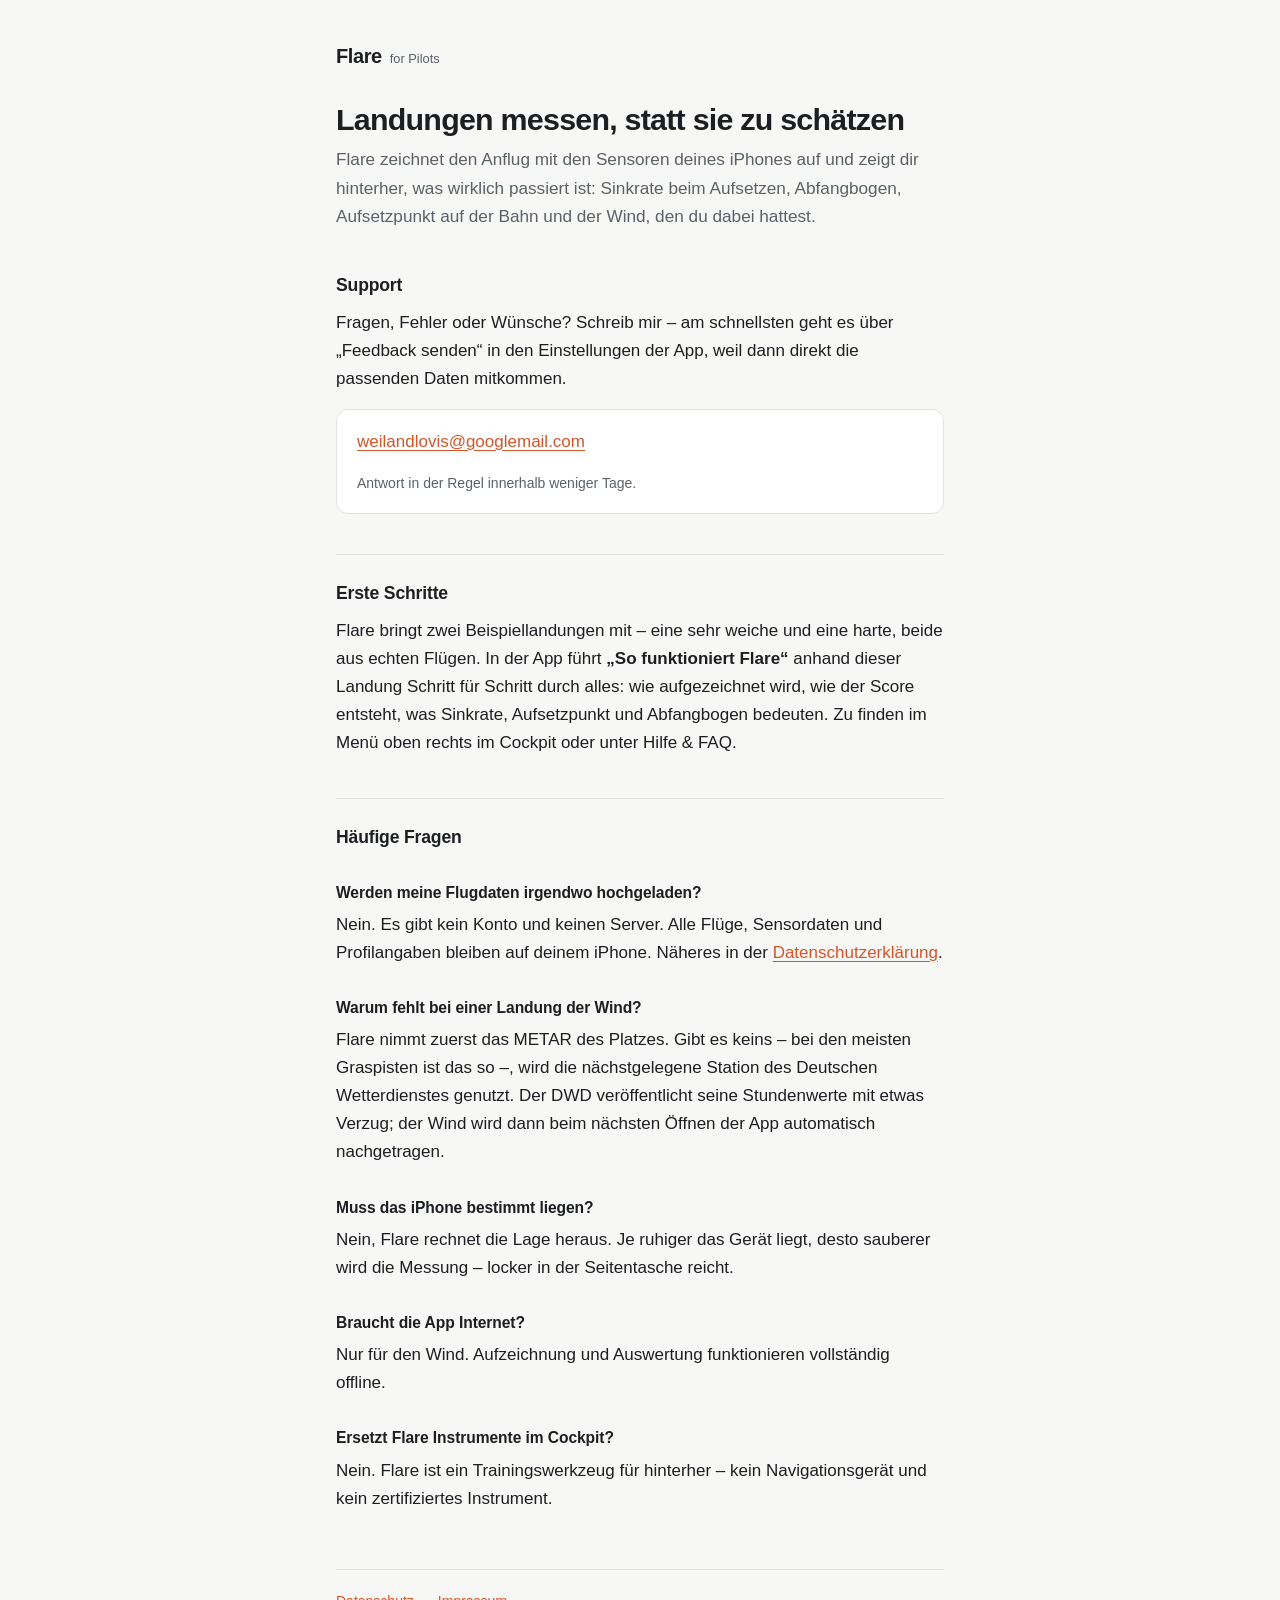
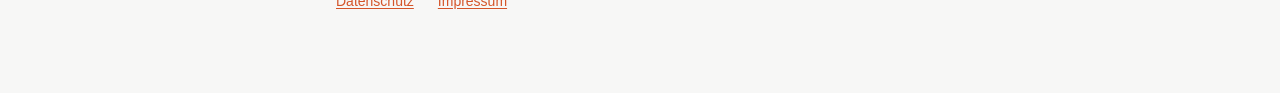
<file: index.html>
<!doctype html>
<html lang="de">
<head>
<meta charset="utf-8">
<meta name="viewport" content="width=device-width, initial-scale=1">
<title>Flare for Pilots – Support</title>
<link rel="stylesheet" href="style.css">
</head>
<body>
<main>

<header class="masthead">
  <a class="wordmark" href="index.html"><strong>Flare</strong> <span>for Pilots</span></a>
  <h1>Landungen messen, statt sie zu schätzen</h1>
  <p class="lede">Flare zeichnet den Anflug mit den Sensoren deines iPhones auf und zeigt
  dir hinterher, was wirklich passiert ist: Sinkrate beim Aufsetzen, Abfangbogen,
  Aufsetzpunkt auf der Bahn und der Wind, den du dabei hattest.</p>
</header>

<h2>Support</h2>
<p>Fragen, Fehler oder Wünsche? Schreib mir – am schnellsten geht es über
„Feedback senden“ in den Einstellungen der App, weil dann direkt die passenden Daten
mitkommen.</p>
<div class="card">
  <p><a href="mailto:weilandlovis@googlemail.com">weilandlovis@googlemail.com</a></p>
  <p class="meta">Antwort in der Regel innerhalb weniger Tage.</p>
</div>

<h2>Erste Schritte</h2>
<p>Flare bringt zwei Beispiellandungen mit – eine sehr weiche und eine harte, beide aus
echten Flügen. In der App führt <strong>„So funktioniert Flare“</strong> anhand dieser
Landung Schritt für Schritt durch alles: wie aufgezeichnet wird, wie der Score entsteht,
was Sinkrate, Aufsetzpunkt und Abfangbogen bedeuten. Zu finden im Menü oben rechts im
Cockpit oder unter Hilfe&nbsp;&amp;&nbsp;FAQ.</p>

<h2>Häufige Fragen</h2>

<h3>Werden meine Flugdaten irgendwo hochgeladen?</h3>
<p>Nein. Es gibt kein Konto und keinen Server. Alle Flüge, Sensordaten und Profilangaben
bleiben auf deinem iPhone. Näheres in der
<a href="datenschutz.html">Datenschutzerklärung</a>.</p>

<h3>Warum fehlt bei einer Landung der Wind?</h3>
<p>Flare nimmt zuerst das METAR des Platzes. Gibt es keins – bei den meisten Graspisten ist
das so –, wird die nächstgelegene Station des Deutschen Wetterdienstes genutzt. Der DWD
veröffentlicht seine Stundenwerte mit etwas Verzug; der Wind wird dann beim nächsten
Öffnen der App automatisch nachgetragen.</p>

<h3>Muss das iPhone bestimmt liegen?</h3>
<p>Nein, Flare rechnet die Lage heraus. Je ruhiger das Gerät liegt, desto sauberer wird die
Messung – locker in der Seitentasche reicht.</p>

<h3>Braucht die App Internet?</h3>
<p>Nur für den Wind. Aufzeichnung und Auswertung funktionieren vollständig offline.</p>

<h3>Ersetzt Flare Instrumente im Cockpit?</h3>
<p>Nein. Flare ist ein Trainingswerkzeug für hinterher – kein Navigationsgerät und kein
zertifiziertes Instrument.</p>

<footer>
  <a href="datenschutz.html">Datenschutz</a>
  <a href="impressum.html">Impressum</a>
</footer>

</main>
</body>
</html>
</file>
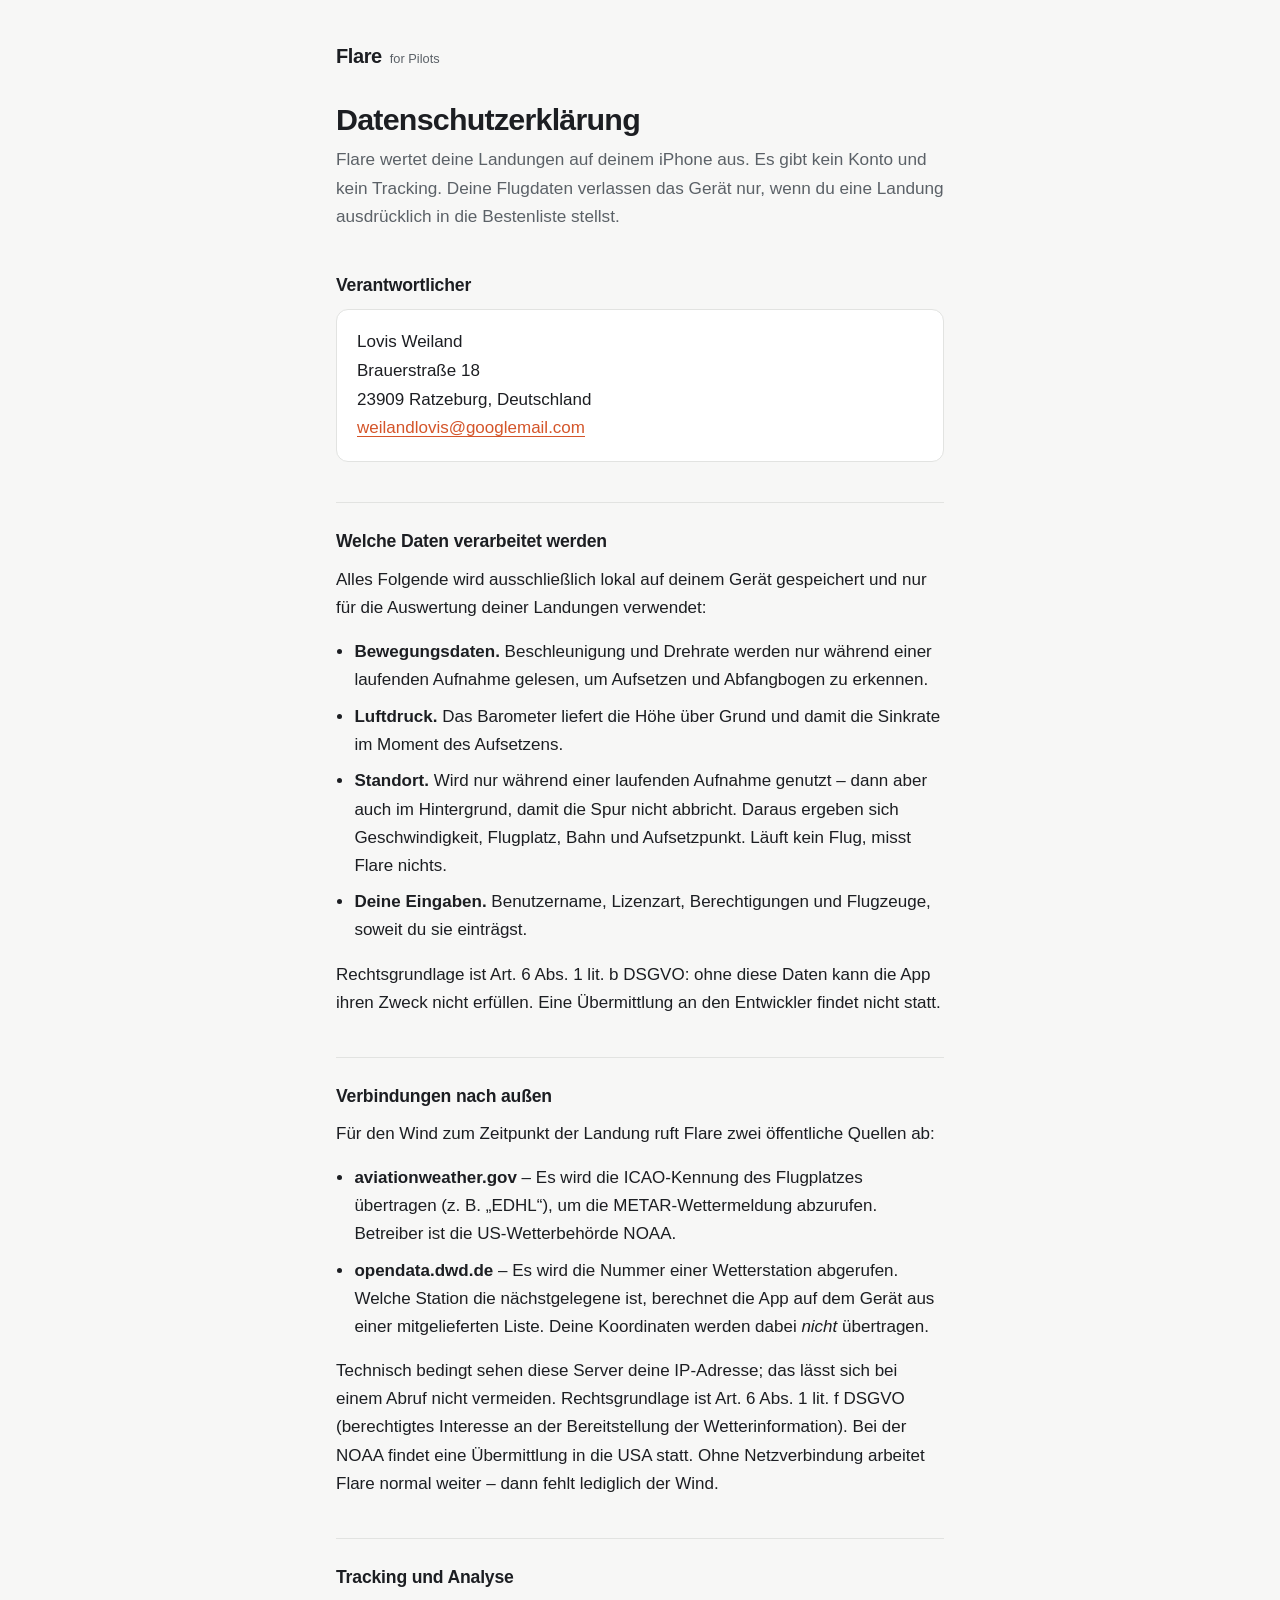
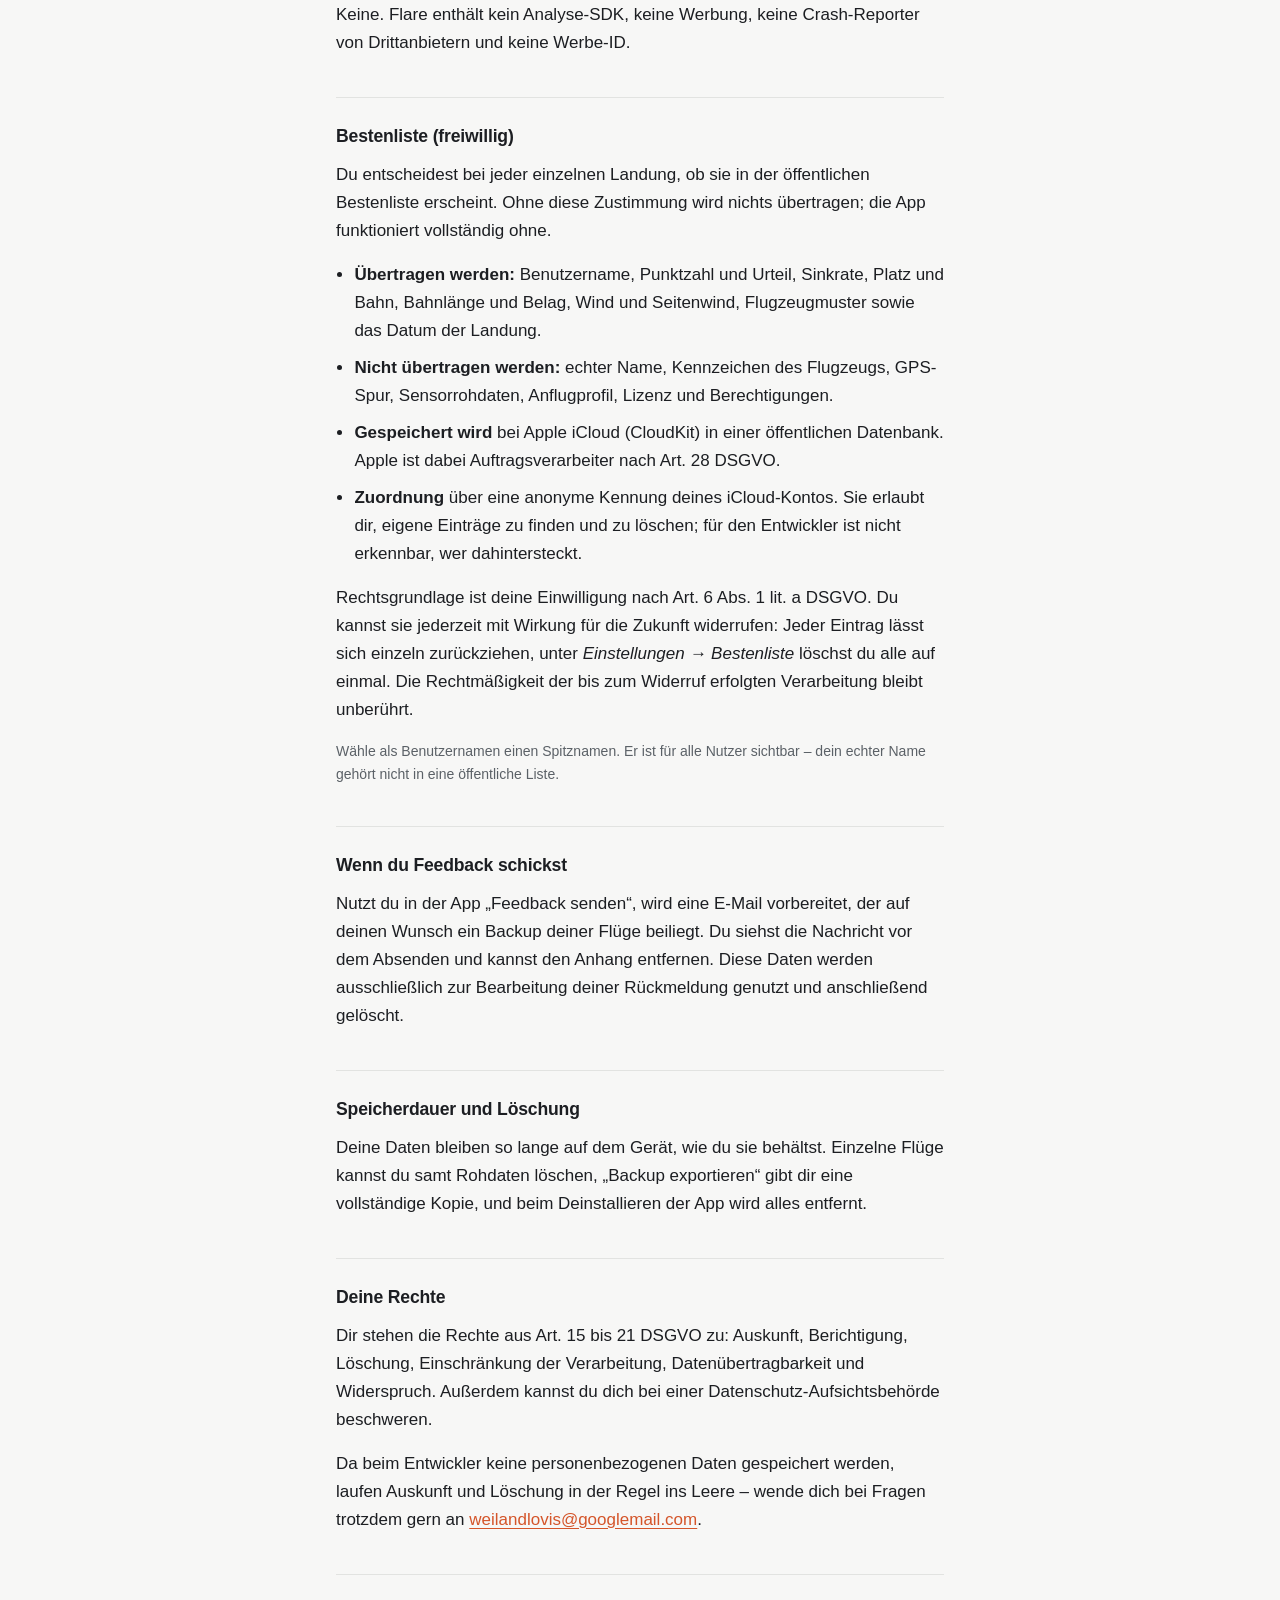
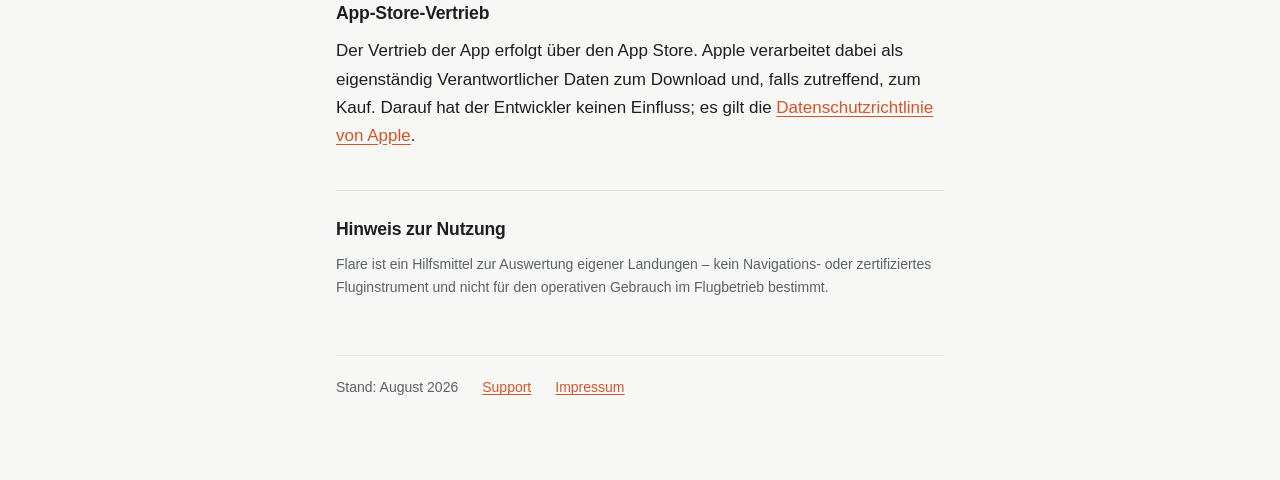
<file: datenschutz.html>
<!doctype html>
<html lang="de">
<head>
<meta charset="utf-8">
<meta name="viewport" content="width=device-width, initial-scale=1">
<title>Datenschutzerklärung – Flare for Pilots</title>
<link rel="stylesheet" href="style.css">
</head>
<body>
<main>

<header class="masthead">
  <a class="wordmark" href="index.html"><strong>Flare</strong> <span>for Pilots</span></a>
  <h1>Datenschutzerklärung</h1>
  <p class="lede">Flare wertet deine Landungen auf deinem iPhone aus. Es gibt kein Konto und
  kein Tracking. Deine Flugdaten verlassen das Gerät nur, wenn du eine Landung ausdrücklich
  in die Bestenliste stellst.</p>
</header>

<h2>Verantwortlicher</h2>
<div class="card">
  <address class="addr">
    Lovis Weiland<br>
    Brauerstraße 18<br>
    23909 Ratzeburg, Deutschland<br>
    <a href="mailto:weilandlovis@googlemail.com">weilandlovis@googlemail.com</a>
  </address>
</div>

<h2>Welche Daten verarbeitet werden</h2>
<p>Alles Folgende wird ausschließlich lokal auf deinem Gerät gespeichert und nur für die
Auswertung deiner Landungen verwendet:</p>
<ul>
  <li><strong>Bewegungsdaten.</strong> Beschleunigung und Drehrate werden nur während einer
  laufenden Aufnahme gelesen, um Aufsetzen und Abfangbogen zu erkennen.</li>
  <li><strong>Luftdruck.</strong> Das Barometer liefert die Höhe über Grund und damit die
  Sinkrate im Moment des Aufsetzens.</li>
  <li><strong>Standort.</strong> Wird nur während einer laufenden Aufnahme genutzt – dann
  aber auch im Hintergrund, damit die Spur nicht abbricht. Daraus ergeben sich
  Geschwindigkeit, Flugplatz, Bahn und Aufsetzpunkt. Läuft kein Flug, misst Flare nichts.</li>
  <li><strong>Deine Eingaben.</strong> Benutzername, Lizenzart, Berechtigungen und Flugzeuge,
  soweit du sie einträgst.</li>
</ul>
<p>Rechtsgrundlage ist Art. 6 Abs. 1 lit. b DSGVO: ohne diese Daten kann die App ihren
Zweck nicht erfüllen. Eine Übermittlung an den Entwickler findet nicht statt.</p>

<h2>Verbindungen nach außen</h2>
<p>Für den Wind zum Zeitpunkt der Landung ruft Flare zwei öffentliche Quellen ab:</p>
<ul>
  <li><strong>aviationweather.gov</strong> – Es wird die ICAO-Kennung des Flugplatzes
  übertragen (z.&nbsp;B. „EDHL“), um die METAR-Wettermeldung abzurufen. Betreiber ist die
  US-Wetterbehörde NOAA.</li>
  <li><strong>opendata.dwd.de</strong> – Es wird die Nummer einer Wetterstation abgerufen.
  Welche Station die nächstgelegene ist, berechnet die App auf dem Gerät aus einer
  mitgelieferten Liste. Deine Koordinaten werden dabei <em>nicht</em> übertragen.</li>
</ul>
<p>Technisch bedingt sehen diese Server deine IP-Adresse; das lässt sich bei einem Abruf
nicht vermeiden. Rechtsgrundlage ist Art. 6 Abs. 1 lit. f DSGVO (berechtigtes Interesse an
der Bereitstellung der Wetterinformation). Bei der NOAA findet eine Übermittlung in die USA
statt. Ohne Netzverbindung arbeitet Flare normal weiter – dann fehlt lediglich der Wind.</p>

<h2>Tracking und Analyse</h2>
<p>Keine. Flare enthält kein Analyse-SDK, keine Werbung, keine Crash-Reporter von
Drittanbietern und keine Werbe-ID.</p>

<h2>Bestenliste (freiwillig)</h2>
<p>Du entscheidest bei jeder einzelnen Landung, ob sie in der öffentlichen Bestenliste
erscheint. Ohne diese Zustimmung wird nichts übertragen; die App funktioniert vollständig
ohne.</p>
<ul>
  <li><strong>Übertragen werden:</strong> Benutzername, Punktzahl und Urteil, Sinkrate,
  Platz und Bahn, Bahnlänge und Belag, Wind und Seitenwind, Flugzeugmuster sowie das Datum
  der Landung.</li>
  <li><strong>Nicht übertragen werden:</strong> echter Name, Kennzeichen des Flugzeugs,
  GPS-Spur, Sensorrohdaten, Anflugprofil, Lizenz und Berechtigungen.</li>
  <li><strong>Gespeichert wird</strong> bei Apple iCloud (CloudKit) in einer öffentlichen
  Datenbank. Apple ist dabei Auftragsverarbeiter nach Art.&nbsp;28 DSGVO.</li>
  <li><strong>Zuordnung</strong> über eine anonyme Kennung deines iCloud-Kontos. Sie
  erlaubt dir, eigene Einträge zu finden und zu löschen; für den Entwickler ist nicht
  erkennbar, wer dahintersteckt.</li>
</ul>
<p>Rechtsgrundlage ist deine Einwilligung nach Art.&nbsp;6 Abs.&nbsp;1 lit.&nbsp;a DSGVO.
Du kannst sie jederzeit mit Wirkung für die Zukunft widerrufen: Jeder Eintrag lässt sich
einzeln zurückziehen, unter <em>Einstellungen → Bestenliste</em> löschst du alle auf
einmal. Die Rechtmäßigkeit der bis zum Widerruf erfolgten Verarbeitung bleibt unberührt.</p>
<p class="meta">Wähle als Benutzernamen einen Spitznamen. Er ist für alle Nutzer sichtbar –
dein echter Name gehört nicht in eine öffentliche Liste.</p>

<h2>Wenn du Feedback schickst</h2>
<p>Nutzt du in der App „Feedback senden“, wird eine E-Mail vorbereitet, der auf deinen
Wunsch ein Backup deiner Flüge beiliegt. Du siehst die Nachricht vor dem Absenden und
kannst den Anhang entfernen. Diese Daten werden ausschließlich zur Bearbeitung deiner
Rückmeldung genutzt und anschließend gelöscht.</p>

<h2>Speicherdauer und Löschung</h2>
<p>Deine Daten bleiben so lange auf dem Gerät, wie du sie behältst. Einzelne Flüge kannst du
samt Rohdaten löschen, „Backup exportieren“ gibt dir eine vollständige Kopie, und beim
Deinstallieren der App wird alles entfernt.</p>

<h2>Deine Rechte</h2>
<p>Dir stehen die Rechte aus Art. 15 bis 21 DSGVO zu: Auskunft, Berichtigung, Löschung,
Einschränkung der Verarbeitung, Datenübertragbarkeit und Widerspruch. Außerdem kannst du
dich bei einer Datenschutz-Aufsichtsbehörde beschweren.</p>
<p>Da beim Entwickler keine personenbezogenen Daten gespeichert werden, laufen Auskunft und
Löschung in der Regel ins Leere – wende dich bei Fragen trotzdem gern an
<a href="mailto:weilandlovis@googlemail.com">weilandlovis@googlemail.com</a>.</p>

<h2>App-Store-Vertrieb</h2>
<p>Der Vertrieb der App erfolgt über den App&nbsp;Store. Apple verarbeitet dabei als
eigenständig Verantwortlicher Daten zum Download und, falls zutreffend, zum Kauf. Darauf
hat der Entwickler keinen Einfluss; es gilt die
<a href="https://www.apple.com/legal/privacy/de-ww/">Datenschutzrichtlinie von Apple</a>.</p>

<h2>Hinweis zur Nutzung</h2>
<p class="meta">Flare ist ein Hilfsmittel zur Auswertung eigener Landungen – kein
Navigations- oder zertifiziertes Fluginstrument und nicht für den operativen Gebrauch im
Flugbetrieb bestimmt.</p>

<footer>
  <span>Stand: August 2026</span>
  <a href="index.html">Support</a>
  <a href="impressum.html">Impressum</a>
</footer>

</main>
</body>
</html>
</file>
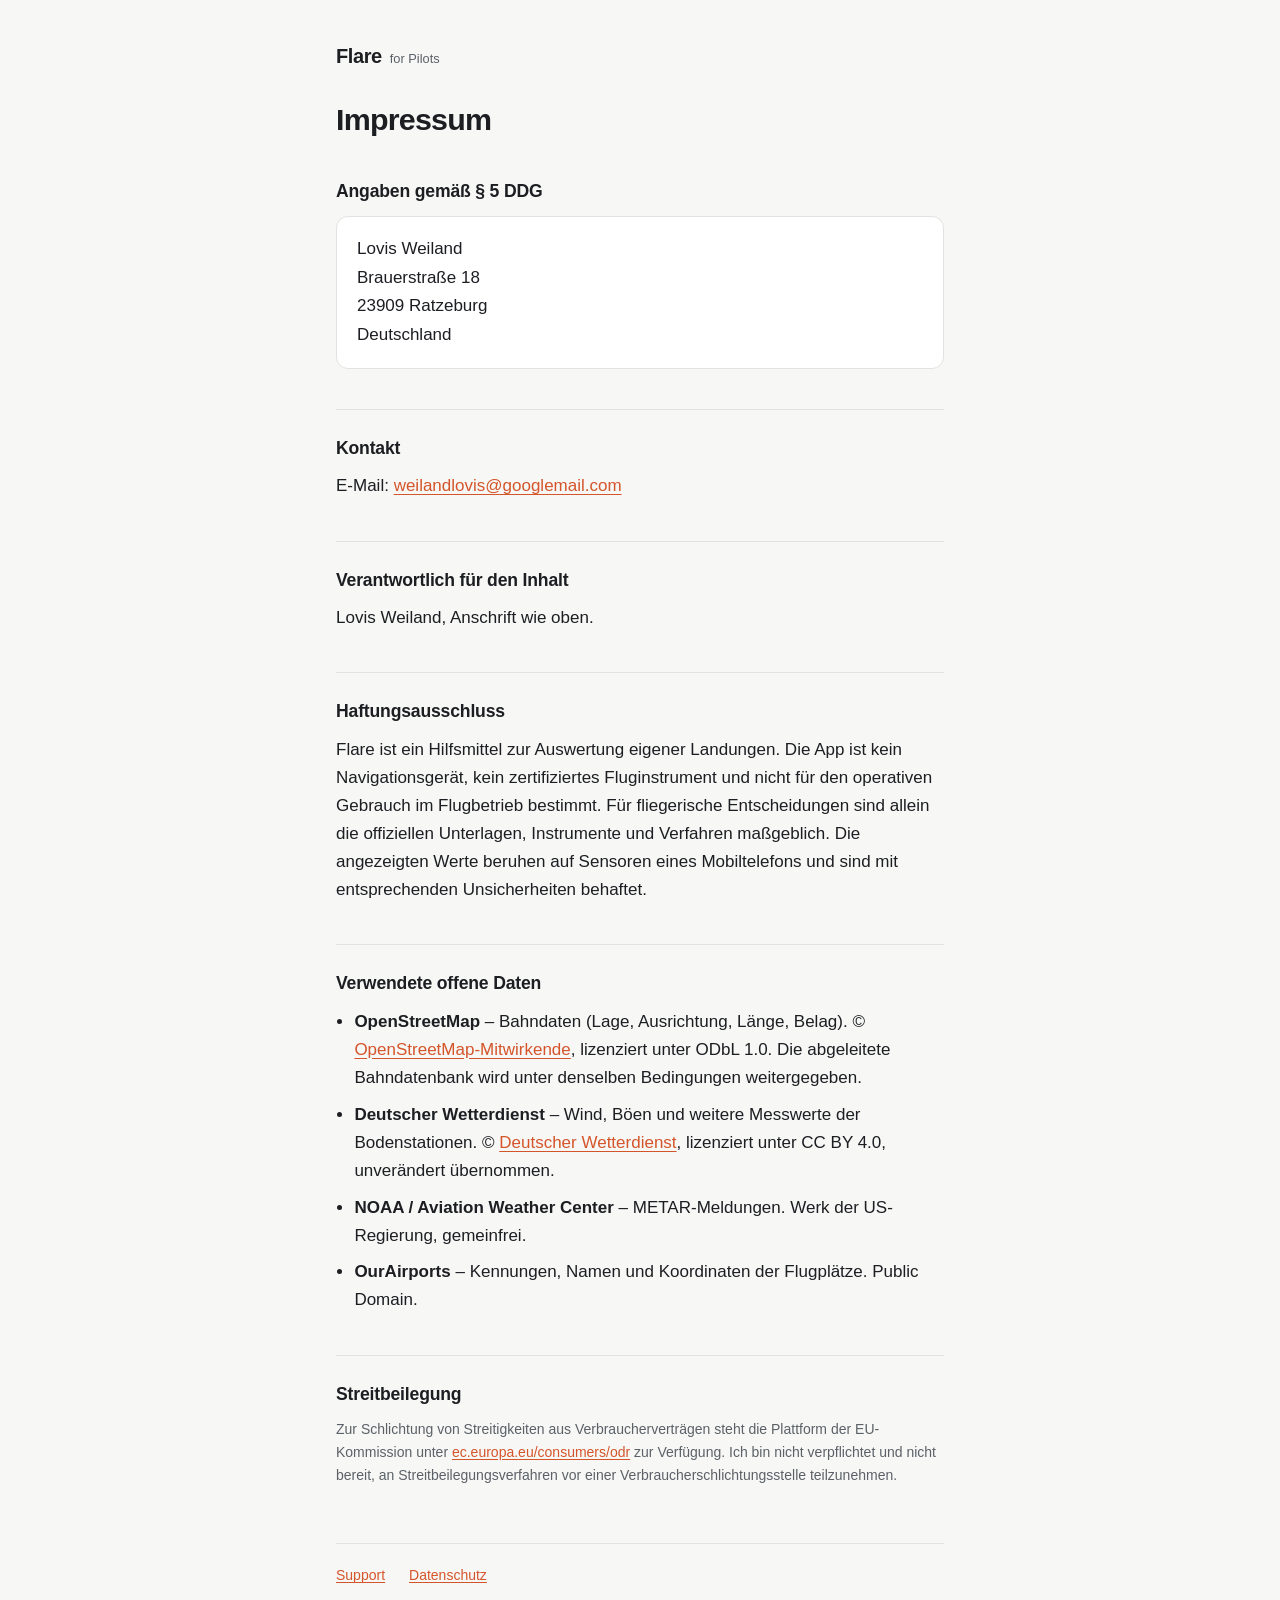
<file: impressum.html>
<!doctype html>
<html lang="de">
<head>
<meta charset="utf-8">
<meta name="viewport" content="width=device-width, initial-scale=1">
<title>Impressum – Flare for Pilots</title>
<link rel="stylesheet" href="style.css">
</head>
<body>
<main>

<header class="masthead">
  <a class="wordmark" href="index.html"><strong>Flare</strong> <span>for Pilots</span></a>
  <h1>Impressum</h1>
</header>

<h2>Angaben gemäß § 5 DDG</h2>
<div class="card">
  <address class="addr">
    Lovis Weiland<br>
    Brauerstraße 18<br>
    23909 Ratzeburg<br>
    Deutschland
  </address>
</div>

<h2>Kontakt</h2>
<p>E-Mail: <a href="mailto:weilandlovis@googlemail.com">weilandlovis@googlemail.com</a></p>

<h2>Verantwortlich für den Inhalt</h2>
<p>Lovis Weiland, Anschrift wie oben.</p>

<h2>Haftungsausschluss</h2>
<p>Flare ist ein Hilfsmittel zur Auswertung eigener Landungen. Die App ist kein
Navigationsgerät, kein zertifiziertes Fluginstrument und nicht für den operativen Gebrauch
im Flugbetrieb bestimmt. Für fliegerische Entscheidungen sind allein die offiziellen
Unterlagen, Instrumente und Verfahren maßgeblich. Die angezeigten Werte beruhen auf
Sensoren eines Mobiltelefons und sind mit entsprechenden Unsicherheiten behaftet.</p>

<h2>Verwendete offene Daten</h2>
<ul>
  <li><strong>OpenStreetMap</strong> – Bahndaten (Lage, Ausrichtung, Länge, Belag).
  © <a href="https://www.openstreetmap.org/copyright">OpenStreetMap-Mitwirkende</a>,
  lizenziert unter ODbL&nbsp;1.0. Die abgeleitete Bahndatenbank wird unter denselben
  Bedingungen weitergegeben.</li>
  <li><strong>Deutscher Wetterdienst</strong> – Wind, Böen und weitere Messwerte der
  Bodenstationen. © <a href="https://opendata.dwd.de">Deutscher Wetterdienst</a>,
  lizenziert unter CC&nbsp;BY&nbsp;4.0, unverändert übernommen.</li>
  <li><strong>NOAA / Aviation Weather Center</strong> – METAR-Meldungen. Werk der
  US-Regierung, gemeinfrei.</li>
  <li><strong>OurAirports</strong> – Kennungen, Namen und Koordinaten der Flugplätze.
  Public Domain.</li>
</ul>

<h2>Streitbeilegung</h2>
<p class="meta">Zur Schlichtung von Streitigkeiten aus Verbraucherverträgen steht die
Plattform der EU-Kommission unter
<a href="https://ec.europa.eu/consumers/odr">ec.europa.eu/consumers/odr</a> zur Verfügung.
Ich bin nicht verpflichtet und nicht bereit, an Streitbeilegungsverfahren vor einer
Verbraucherschlichtungsstelle teilzunehmen.</p>

<footer>
  <a href="index.html">Support</a>
  <a href="datenschutz.html">Datenschutz</a>
</footer>

</main>
</body>
</html>
</file>
<file: style.css>
/* Flare – gemeinsame Gestaltung der Rechtsseiten.
   Bewusst schlicht: das sind Pflichtdokumente, die gelesen werden müssen. */

:root {
    color-scheme: light dark;
    --ground: #f7f7f6;
    --card: #ffffff;
    --ink: #1c1e22;
    --ink-soft: #5b6167;
    --rule: #e2e3e1;
    --accent: #d4552a;
    --measure: 38rem;
}

@media (prefers-color-scheme: dark) {
    :root {
        --ground: #15171b;
        --card: #1c1f24;
        --ink: #e6e8eb;
        --ink-soft: #9aa1a9;
        --rule: #2b2f36;
        --accent: #ff8154;
    }
}

* { box-sizing: border-box; }

body {
    margin: 0;
    padding: 2.5rem 1.25rem 5rem;
    background: var(--ground);
    color: var(--ink);
    font: 400 17px/1.65 -apple-system, BlinkMacSystemFont, "Segoe UI", Roboto, sans-serif;
    -webkit-text-size-adjust: 100%;
}

main { max-width: var(--measure); margin: 0 auto; }

header.masthead { margin-bottom: 2.5rem; }

.wordmark {
    display: inline-flex;
    align-items: baseline;
    gap: .5rem;
    text-decoration: none;
    color: var(--ink);
}
.wordmark strong { font-size: 1.25rem; font-weight: 650; letter-spacing: -.02em; }
.wordmark span { font-size: .8rem; color: var(--ink-soft); }

h1 {
    font-size: 1.9rem;
    font-weight: 650;
    letter-spacing: -.025em;
    line-height: 1.2;
    text-wrap: balance;
    margin: 1.75rem 0 .5rem;
}

h2 {
    font-size: 1.1rem;
    font-weight: 650;
    letter-spacing: -.01em;
    margin: 2.5rem 0 .6rem;
    padding-top: 1.5rem;
    border-top: 1px solid var(--rule);
}

h2:first-of-type { border-top: 0; padding-top: 0; }

h3 {
    font-size: .975rem;
    font-weight: 620;
    letter-spacing: -.005em;
    margin: 1.75rem 0 .35rem;
}
h3 + p { margin-bottom: 1.25rem; }

p, li { color: var(--ink); }
p { margin: 0 0 1rem; }

.lede { font-size: 1.075rem; color: var(--ink-soft); margin-bottom: 2rem; }

ul { padding-left: 1.15rem; margin: 0 0 1rem; }
li { margin-bottom: .55rem; }
li strong { font-weight: 620; }

a { color: var(--accent); text-underline-offset: .16em; }
a:focus-visible { outline: 2px solid var(--accent); outline-offset: 3px; border-radius: 2px; }

.card {
    background: var(--card);
    border: 1px solid var(--rule);
    border-radius: 12px;
    padding: 1.1rem 1.25rem;
    margin: 0 0 1.25rem;
}
.card p:last-child { margin-bottom: 0; }

.addr { font-style: normal; line-height: 1.7; }

.meta { font-size: .875rem; color: var(--ink-soft); }

footer {
    margin-top: 3.5rem;
    padding-top: 1.25rem;
    border-top: 1px solid var(--rule);
    font-size: .875rem;
    color: var(--ink-soft);
    display: flex;
    flex-wrap: wrap;
    gap: 1rem 1.5rem;
}

.todo {
    background: color-mix(in srgb, var(--accent) 12%, transparent);
    border: 1px solid color-mix(in srgb, var(--accent) 40%, transparent);
    border-radius: 10px;
    padding: .85rem 1rem;
    font-size: .9rem;
    margin-bottom: 2rem;
}
</file>
